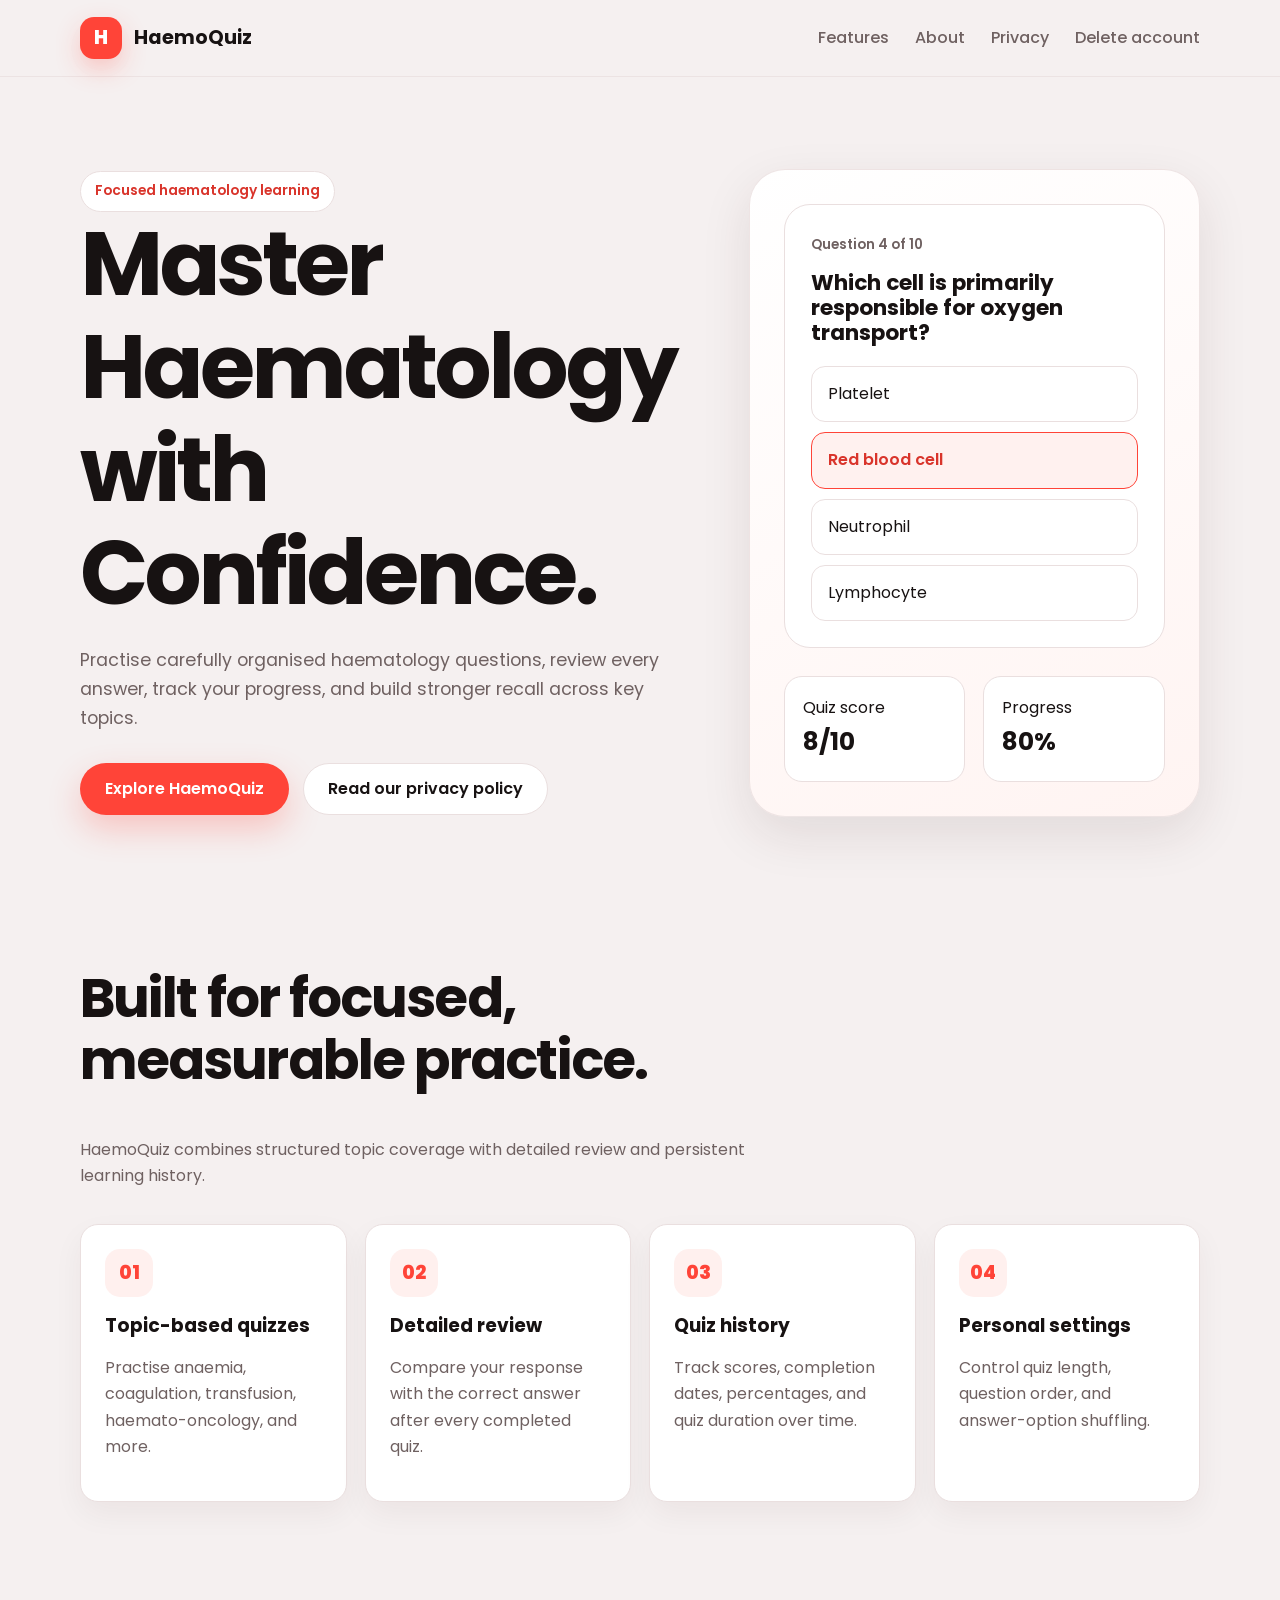
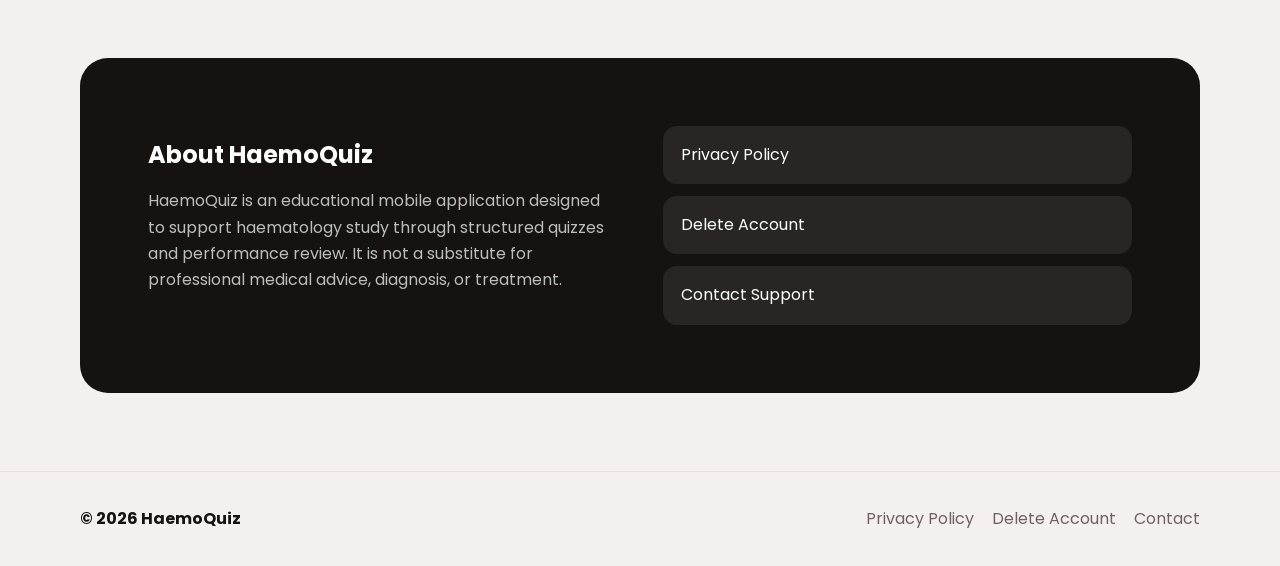
<file: index.html>
<!doctype html>
<html lang="en">
<head>
  <meta charset="utf-8">
  <meta name="viewport" content="width=device-width, initial-scale=1">
  <title>HaemoQuiz — Master Haematology with Confidence</title>
  <meta name="description" content="HaemoQuiz is a focused haematology learning app with topic-based quizzes, progress tracking, and detailed answer review.">
  <link rel="preconnect" href="https://fonts.googleapis.com">
  <link rel="preconnect" href="https://fonts.gstatic.com" crossorigin>
  <link href="https://fonts.googleapis.com/css2?family=Poppins:wght@400;500;600;700;800&display=swap" rel="stylesheet">
  <link rel="stylesheet" href="styles.css">
</head>
<body>
<header class="site-header">
  <div class="container nav">
    <a class="brand" href="index.html"><span class="brand-mark">H</span><span>HaemoQuiz</span></a>
    <nav class="nav-links" aria-label="Primary navigation">
      <a href="#features">Features</a><a href="#about">About</a><a href="privacy-policy.html">Privacy</a><a href="delete-account.html">Delete account</a>
    </nav>
  </div>
</header>
<main>
  <section class="hero">
    <div class="container hero-grid">
      <div>
        <span class="eyebrow">Focused haematology learning</span>
        <h1>Master Haematology with Confidence.</h1>
        <p>Practise carefully organised haematology questions, review every answer, track your progress, and build stronger recall across key topics.</p>
        <div class="hero-actions">
          <a class="button button-primary" href="#features">Explore HaemoQuiz</a>
          <a class="button button-secondary" href="privacy-policy.html">Read our privacy policy</a>
        </div>
      </div>
      <div class="hero-card" aria-label="HaemoQuiz preview">
        <div class="quiz-preview">
          <small>Question 4 of 10</small>
          <h3>Which cell is primarily responsible for oxygen transport?</h3>
          <div class="option">Platelet</div><div class="option active">Red blood cell</div><div class="option">Neutrophil</div><div class="option">Lymphocyte</div>
        </div>
        <div class="progress-row"><div class="metric"><span>Quiz score</span><strong>8/10</strong></div><div class="metric"><span>Progress</span><strong>80%</strong></div></div>
      </div>
    </div>
  </section>
  <section class="section" id="features">
    <div class="container">
      <div class="section-title"><h2>Built for focused, measurable practice.</h2><p>HaemoQuiz combines structured topic coverage with detailed review and persistent learning history.</p></div>
      <div class="feature-grid">
        <article class="feature-card"><div class="feature-icon">01</div><h3>Topic-based quizzes</h3><p>Practise anaemia, coagulation, transfusion, haemato-oncology, and more.</p></article>
        <article class="feature-card"><div class="feature-icon">02</div><h3>Detailed review</h3><p>Compare your response with the correct answer after every completed quiz.</p></article>
        <article class="feature-card"><div class="feature-icon">03</div><h3>Quiz history</h3><p>Track scores, completion dates, percentages, and quiz duration over time.</p></article>
        <article class="feature-card"><div class="feature-icon">04</div><h3>Personal settings</h3><p>Control quiz length, question order, and answer-option shuffling.</p></article>
      </div>
    </div>
  </section>
  <section class="section" id="about">
    <div class="container"><div class="about-panel"><div><h2>About HaemoQuiz</h2><p>HaemoQuiz is an educational mobile application designed to support haematology study through structured quizzes and performance review. It is not a substitute for professional medical advice, diagnosis, or treatment.</p></div><div class="link-list"><a href="privacy-policy.html">Privacy Policy</a><a href="delete-account.html">Delete Account</a><a href="mailto:support@haemoquiz.com">Contact Support</a></div></div></div>
  </section>
</main>
<footer class="site-footer"><div class="container footer-grid"><strong>© 2026 HaemoQuiz</strong><div class="footer-links"><a href="privacy-policy.html">Privacy Policy</a><a href="delete-account.html">Delete Account</a><a href="mailto:support@haemoquiz.com">Contact</a></div></div></footer>
</body>
</html>
</file>
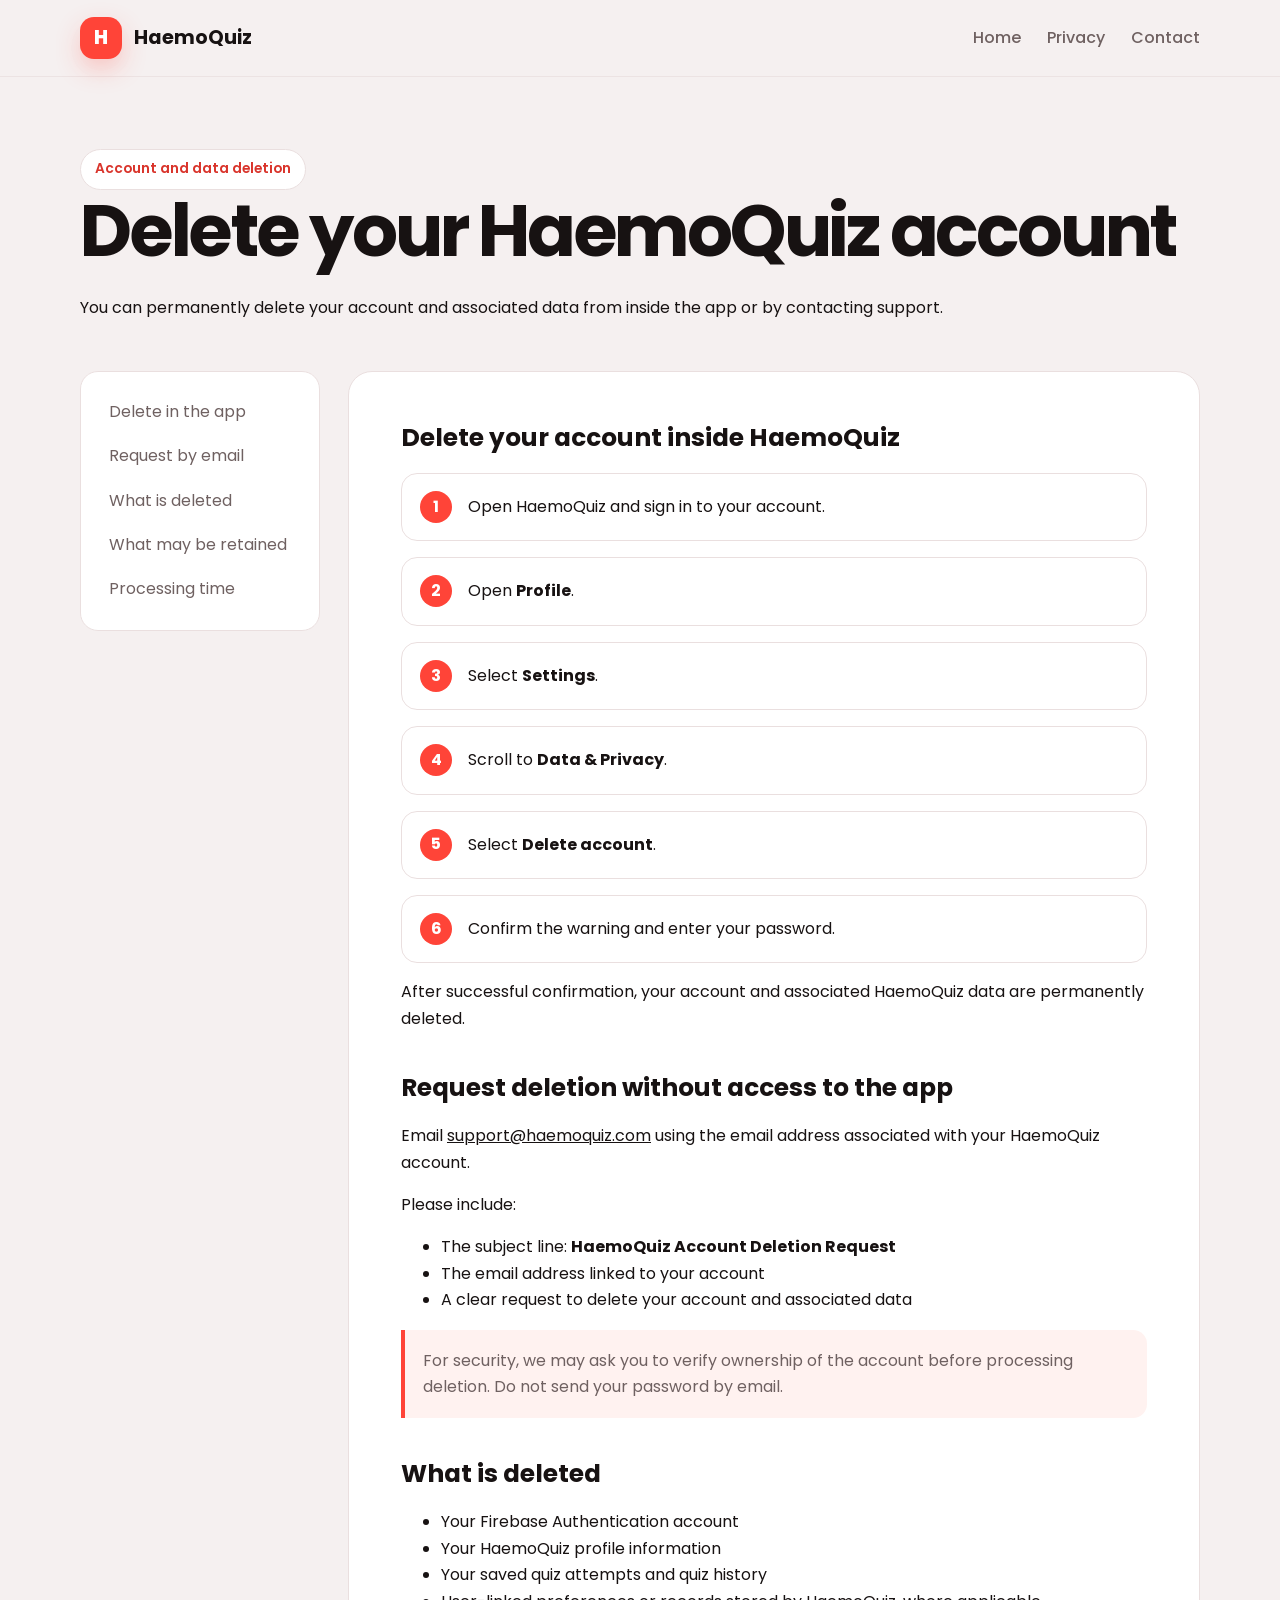
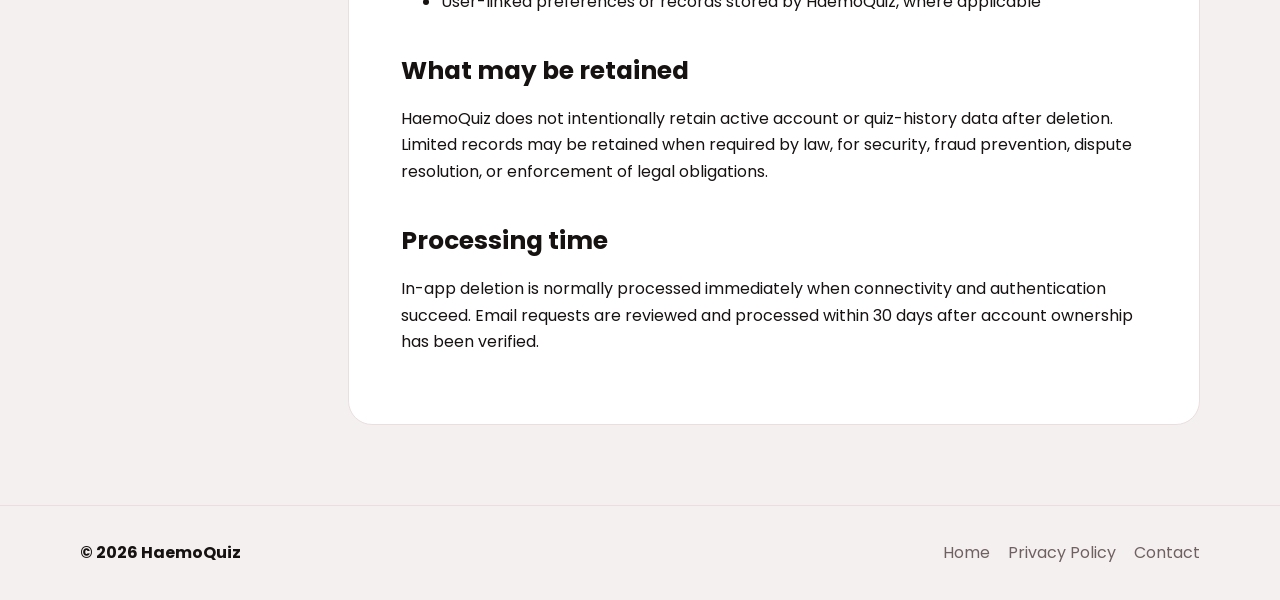
<file: delete-account.html>
<!doctype html>
<html lang="en">
<head>
  <meta charset="utf-8">
  <meta name="viewport" content="width=device-width, initial-scale=1">
  <title>Delete Your Account — HaemoQuiz</title>
  <meta name="description" content="Instructions for deleting a HaemoQuiz account and associated data.">
  <link rel="preconnect" href="https://fonts.googleapis.com">
  <link rel="preconnect" href="https://fonts.gstatic.com" crossorigin>
  <link href="https://fonts.googleapis.com/css2?family=Poppins:wght@400;500;600;700;800&display=swap" rel="stylesheet">
  <link rel="stylesheet" href="styles.css">
</head>
<body>
<header class="site-header"><div class="container nav"><a class="brand" href="index.html"><span class="brand-mark">H</span><span>HaemoQuiz</span></a><nav class="nav-links"><a href="index.html">Home</a><a href="privacy-policy.html">Privacy</a><a href="mailto:support@haemoquiz.com">Contact</a></nav></div></header>
<main>
  <section class="legal-hero"><div class="container"><span class="eyebrow">Account and data deletion</span><h1>Delete your HaemoQuiz account</h1><p>You can permanently delete your account and associated data from inside the app or by contacting support.</p></div></section>
  <div class="container legal-layout">
    <aside class="legal-nav"><a href="#in-app">Delete in the app</a><a href="#email">Request by email</a><a href="#deleted">What is deleted</a><a href="#retained">What may be retained</a><a href="#timing">Processing time</a></aside>
    <article class="legal-content">
      <section id="in-app"><h2>Delete your account inside HaemoQuiz</h2><ol class="steps"><li>Open HaemoQuiz and sign in to your account.</li><li>Open <strong>Profile</strong>.</li><li>Select <strong>Settings</strong>.</li><li>Scroll to <strong>Data &amp; Privacy</strong>.</li><li>Select <strong>Delete account</strong>.</li><li>Confirm the warning and enter your password.</li></ol><p>After successful confirmation, your account and associated HaemoQuiz data are permanently deleted.</p></section>
      <section id="email"><h2>Request deletion without access to the app</h2><p>Email <a href="mailto:support@haemoquiz.com?subject=HaemoQuiz%20Account%20Deletion%20Request">support@haemoquiz.com</a> using the email address associated with your HaemoQuiz account.</p><p>Please include:</p><ul><li>The subject line: <strong>HaemoQuiz Account Deletion Request</strong></li><li>The email address linked to your account</li><li>A clear request to delete your account and associated data</li></ul><div class="notice">For security, we may ask you to verify ownership of the account before processing deletion. Do not send your password by email.</div></section>
      <section id="deleted"><h2>What is deleted</h2><ul><li>Your Firebase Authentication account</li><li>Your HaemoQuiz profile information</li><li>Your saved quiz attempts and quiz history</li><li>User-linked preferences or records stored by HaemoQuiz, where applicable</li></ul></section>
      <section id="retained"><h2>What may be retained</h2><p>HaemoQuiz does not intentionally retain active account or quiz-history data after deletion. Limited records may be retained when required by law, for security, fraud prevention, dispute resolution, or enforcement of legal obligations.</p></section>
      <section id="timing"><h2>Processing time</h2><p>In-app deletion is normally processed immediately when connectivity and authentication succeed. Email requests are reviewed and processed within 30 days after account ownership has been verified.</p></section>
    </article>
  </div>
</main>
<footer class="site-footer"><div class="container footer-grid"><strong>© 2026 HaemoQuiz</strong><div class="footer-links"><a href="index.html">Home</a><a href="privacy-policy.html">Privacy Policy</a><a href="mailto:support@haemoquiz.com">Contact</a></div></div></footer>
</body>
</html>
</file>
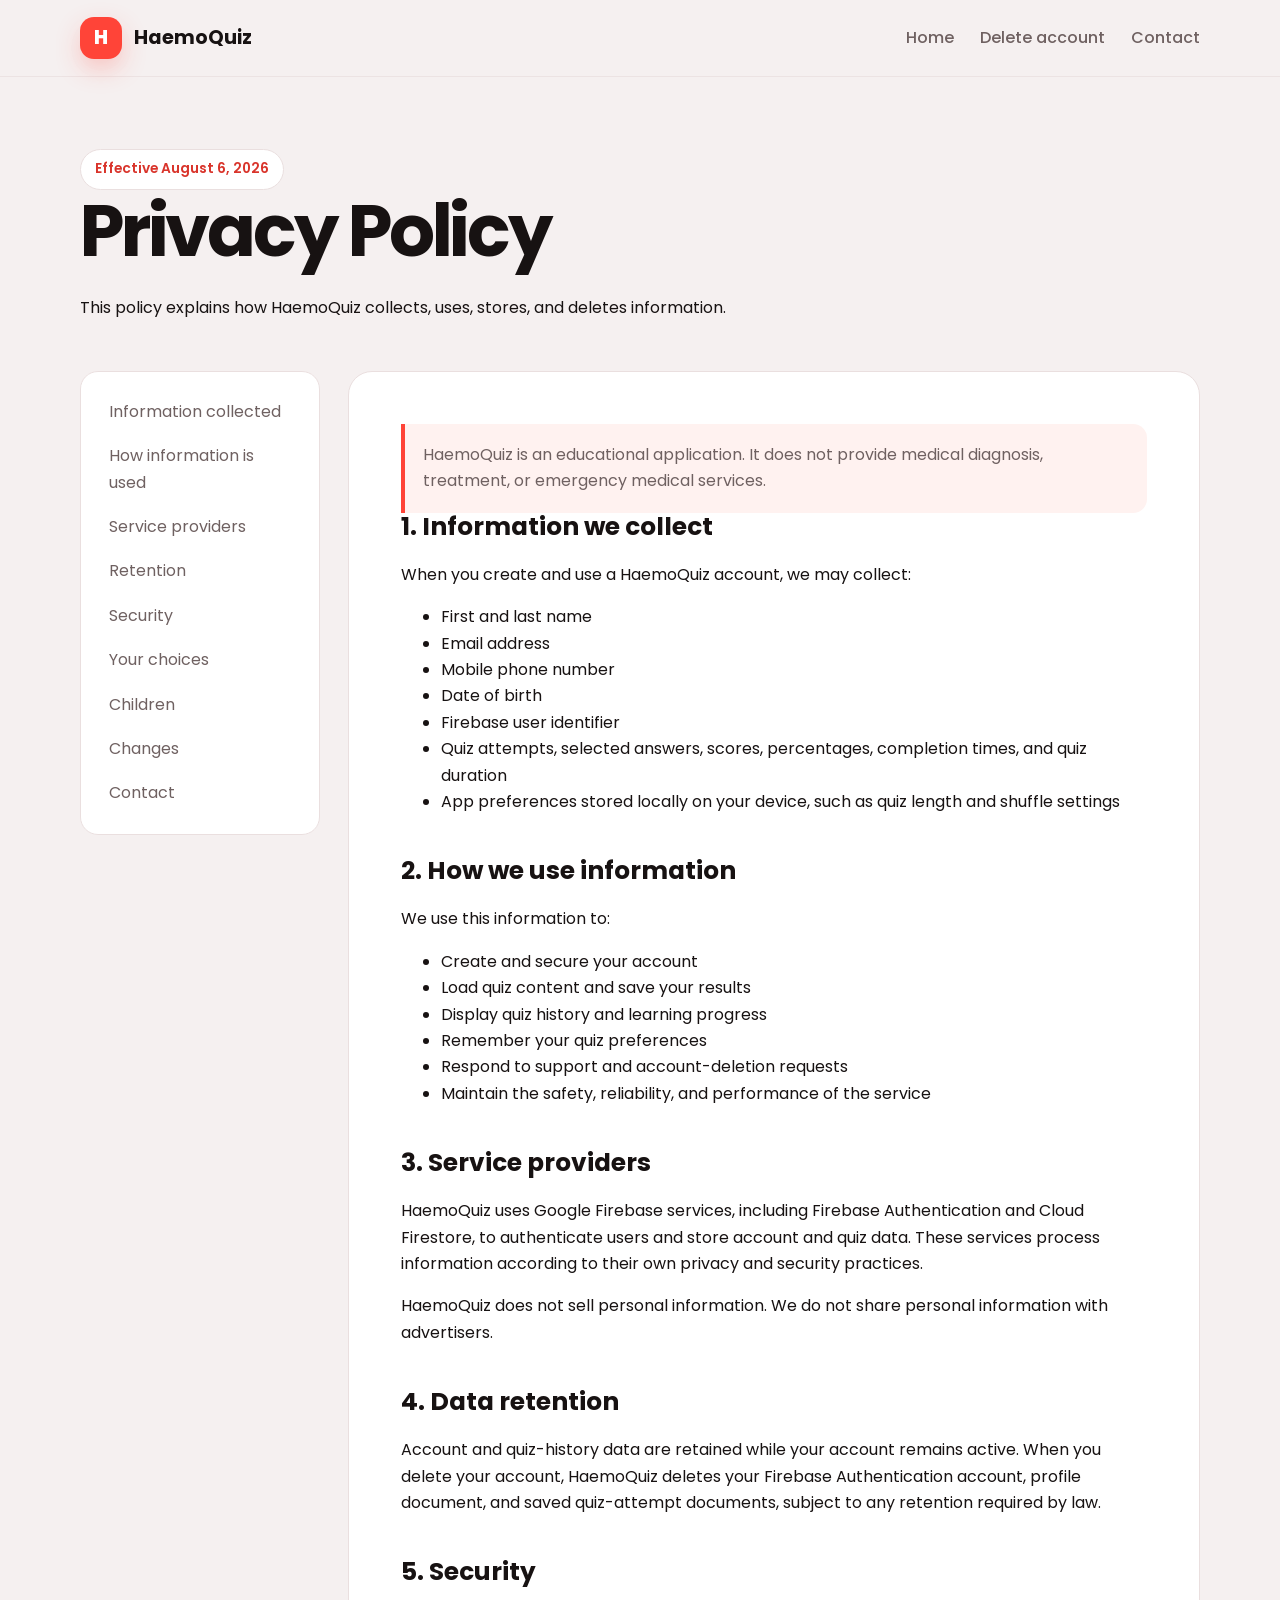
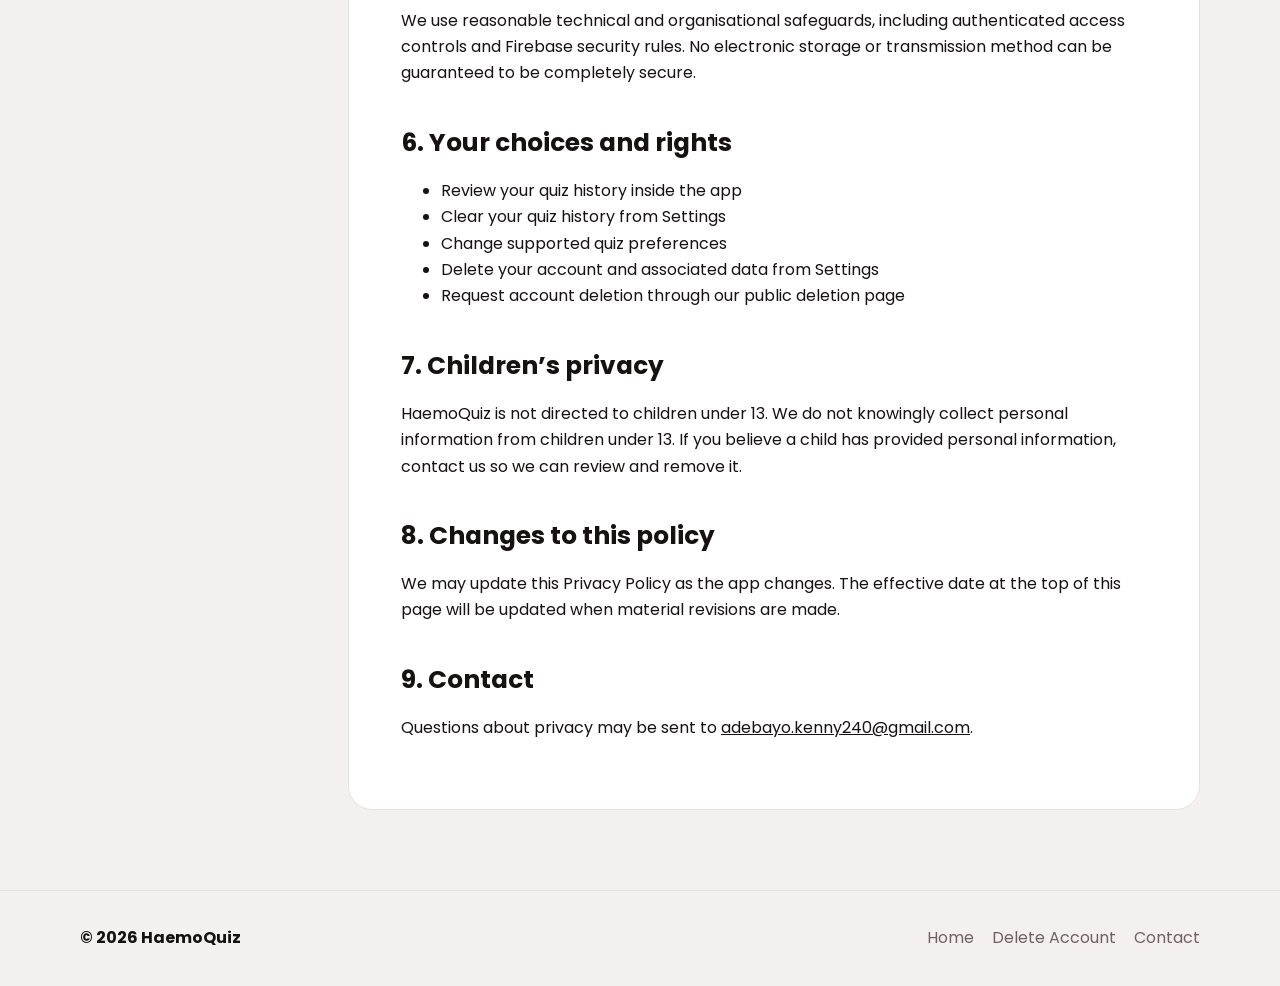
<file: privacy-policy.html>
<!doctype html>
<html lang="en">
<head>
  <meta charset="utf-8">
  <meta name="viewport" content="width=device-width, initial-scale=1">
  <title>Privacy Policy — HaemoQuiz</title>
  <meta name="description" content="Privacy Policy for the HaemoQuiz mobile application.">
  <link rel="preconnect" href="https://fonts.googleapis.com">
  <link rel="preconnect" href="https://fonts.gstatic.com" crossorigin>
  <link href="https://fonts.googleapis.com/css2?family=Poppins:wght@400;500;600;700;800&display=swap" rel="stylesheet">
  <link rel="stylesheet" href="styles.css">
</head>
<body>
<header class="site-header"><div class="container nav"><a class="brand" href="index.html"><span class="brand-mark">H</span><span>HaemoQuiz</span></a><nav class="nav-links"><a href="index.html">Home</a><a href="delete-account.html">Delete account</a><a href="mailto:support@haemoquiz.com">Contact</a></nav></div></header>
<main>
  <section class="legal-hero"><div class="container"><span class="eyebrow">Effective August 6, 2026</span><h1>Privacy Policy</h1><p>This policy explains how HaemoQuiz collects, uses, stores, and deletes information.</p></div></section>
  <div class="container legal-layout">
    <aside class="legal-nav"><a href="#information">Information collected</a><a href="#use">How information is used</a><a href="#services">Service providers</a><a href="#retention">Retention</a><a href="#security">Security</a><a href="#choices">Your choices</a><a href="#children">Children</a><a href="#changes">Changes</a><a href="#contact">Contact</a></aside>
    <article class="legal-content">
      <div class="notice">HaemoQuiz is an educational application. It does not provide medical diagnosis, treatment, or emergency medical services.</div>
      <section id="information"><h2>1. Information we collect</h2><p>When you create and use a HaemoQuiz account, we may collect:</p><ul><li>First and last name</li><li>Email address</li><li>Mobile phone number</li><li>Date of birth</li><li>Firebase user identifier</li><li>Quiz attempts, selected answers, scores, percentages, completion times, and quiz duration</li><li>App preferences stored locally on your device, such as quiz length and shuffle settings</li></ul></section>
      <section id="use"><h2>2. How we use information</h2><p>We use this information to:</p><ul><li>Create and secure your account</li><li>Load quiz content and save your results</li><li>Display quiz history and learning progress</li><li>Remember your quiz preferences</li><li>Respond to support and account-deletion requests</li><li>Maintain the safety, reliability, and performance of the service</li></ul></section>
      <section id="services"><h2>3. Service providers</h2><p>HaemoQuiz uses Google Firebase services, including Firebase Authentication and Cloud Firestore, to authenticate users and store account and quiz data. These services process information according to their own privacy and security practices.</p><p>HaemoQuiz does not sell personal information. We do not share personal information with advertisers.</p></section>
      <section id="retention"><h2>4. Data retention</h2><p>Account and quiz-history data are retained while your account remains active. When you delete your account, HaemoQuiz deletes your Firebase Authentication account, profile document, and saved quiz-attempt documents, subject to any retention required by law.</p></section>
      <section id="security"><h2>5. Security</h2><p>We use reasonable technical and organisational safeguards, including authenticated access controls and Firebase security rules. No electronic storage or transmission method can be guaranteed to be completely secure.</p></section>
      <section id="choices"><h2>6. Your choices and rights</h2><ul><li>Review your quiz history inside the app</li><li>Clear your quiz history from Settings</li><li>Change supported quiz preferences</li><li>Delete your account and associated data from Settings</li><li>Request account deletion through our public deletion page</li></ul></section>
      <section id="children"><h2>7. Children’s privacy</h2><p>HaemoQuiz is not directed to children under 13. We do not knowingly collect personal information from children under 13. If you believe a child has provided personal information, contact us so we can review and remove it.</p></section>
      <section id="changes"><h2>8. Changes to this policy</h2><p>We may update this Privacy Policy as the app changes. The effective date at the top of this page will be updated when material revisions are made.</p></section>
      <section id="contact"><h2>9. Contact</h2><p>Questions about privacy may be sent to <a href="mailto:adebayo.kenny240@gmail.com">adebayo.kenny240@gmail.com</a>.</p></section>
    </article>
  </div>
</main>
<footer class="site-footer"><div class="container footer-grid"><strong>© 2026 HaemoQuiz</strong><div class="footer-links"><a href="index.html">Home</a><a href="delete-account.html">Delete Account</a><a href="mailto:support@haemoquiz.com">Contact</a></div></div></footer>
</body>
</html>
</file>
<file: styles.css>
:root {
  --primary: #ff4438;
  --primary-dark: #d9342b;
  --background: #f5f0f0;
  --surface: #ffffff;
  --text: #171212;
  --muted: #6f6161;
  --border: #eadfdf;
  --shadow: 0 18px 50px rgba(54, 28, 28, 0.10);
  --radius-lg: 28px;
  --radius-md: 18px;
  --max-width: 1120px;
}

* { box-sizing: border-box; }
html { scroll-behavior: smooth; }
body {
  margin: 0;
  font-family: "Poppins", system-ui, -apple-system, BlinkMacSystemFont, "Segoe UI", sans-serif;
  background: var(--background);
  color: var(--text);
  line-height: 1.65;
}
a { color: inherit; }
.container { width: min(calc(100% - 40px), var(--max-width)); margin: 0 auto; }
.site-header {
  position: sticky;
  top: 0;
  z-index: 50;
  background: rgba(245, 240, 240, 0.92);
  backdrop-filter: blur(16px);
  border-bottom: 1px solid rgba(234, 223, 223, 0.75);
}
.nav { min-height: 76px; display: flex; align-items: center; justify-content: space-between; gap: 24px; }
.brand { display: inline-flex; align-items: center; gap: 12px; text-decoration: none; font-size: 1.2rem; font-weight: 700; }
.brand-mark {
  width: 42px;
  height: 42px;
  border-radius: 14px;
  display: grid;
  place-items: center;
  background: var(--primary);
  color: #fff;
  font-weight: 800;
  box-shadow: 0 10px 25px rgba(255, 68, 56, 0.25);
}
.nav-links { display: flex; align-items: center; gap: 26px; }
.nav-links a { text-decoration: none; color: var(--muted); font-weight: 500; }
.nav-links a:hover, .nav-links a:focus-visible { color: var(--primary); }
.hero { padding: 92px 0 72px; }
.hero-grid { display: grid; grid-template-columns: 1.15fr 0.85fr; gap: 58px; align-items: center; }
.eyebrow {
  display: inline-flex;
  align-items: center;
  gap: 8px;
  padding: 8px 14px;
  border-radius: 999px;
  background: #fff;
  color: var(--primary-dark);
  font-size: 0.86rem;
  font-weight: 600;
  border: 1px solid var(--border);
}
h1, h2, h3 { line-height: 1.15; margin-top: 0; }
h1 { margin-bottom: 22px; font-size: clamp(2.9rem, 7vw, 5.6rem); letter-spacing: -0.045em; }
.hero p { max-width: 660px; font-size: 1.1rem; color: var(--muted); }
.hero-actions { display: flex; flex-wrap: wrap; gap: 14px; margin-top: 30px; }
.button {
  display: inline-flex;
  align-items: center;
  justify-content: center;
  min-height: 52px;
  padding: 0 24px;
  border-radius: 999px;
  text-decoration: none;
  font-weight: 600;
  border: 1px solid transparent;
  transition: transform 160ms ease, box-shadow 160ms ease, background 160ms ease;
}
.button:hover { transform: translateY(-2px); }
.button-primary { background: var(--primary); color: #fff; box-shadow: 0 14px 32px rgba(255, 68, 56, 0.25); }
.button-primary:hover { background: var(--primary-dark); }
.button-secondary { background: #fff; border-color: var(--border); color: var(--text); }
.hero-card {
  min-height: 520px;
  border-radius: 36px;
  background: linear-gradient(155deg, #fff 0%, #fff4f2 100%);
  padding: 34px;
  box-shadow: var(--shadow);
  border: 1px solid rgba(234, 223, 223, 0.8);
  display: flex;
  flex-direction: column;
  justify-content: space-between;
}
.quiz-preview { background: #fff; border-radius: 26px; padding: 26px; border: 1px solid var(--border); }
.quiz-preview small { color: var(--muted); font-weight: 600; }
.quiz-preview h3 { margin: 14px 0 20px; font-size: 1.35rem; }
.option { padding: 14px 16px; margin-top: 10px; border-radius: 14px; border: 1px solid var(--border); background: #fff; }
.option.active { border-color: var(--primary); background: #fff1ef; color: var(--primary-dark); font-weight: 600; }
.progress-row { display: flex; justify-content: space-between; gap: 18px; margin-top: 28px; }
.metric { flex: 1; padding: 18px; border-radius: 18px; background: #fff; border: 1px solid var(--border); }
.metric strong { display: block; font-size: 1.55rem; }
.section { padding: 78px 0; }
.section-title { max-width: 720px; margin-bottom: 34px; }
.section-title h2 { font-size: clamp(2rem, 5vw, 3.4rem); letter-spacing: -0.035em; }
.section-title p { color: var(--muted); }
.feature-grid { display: grid; grid-template-columns: repeat(4, 1fr); gap: 18px; }
.feature-card, .content-card { background: var(--surface); border: 1px solid var(--border); border-radius: var(--radius-md); padding: 24px; box-shadow: 0 12px 30px rgba(54, 28, 28, 0.05); }
.feature-icon { width: 48px; height: 48px; border-radius: 15px; display: grid; place-items: center; margin-bottom: 18px; background: #fff0ee; color: var(--primary); font-weight: 800; font-size: 1.2rem; }
.feature-card p, .content-card p, .content-card li { color: var(--muted); }
.about-panel { background: var(--text); color: #fff; border-radius: var(--radius-lg); padding: clamp(34px, 7vw, 68px); display: grid; grid-template-columns: 1fr 1fr; gap: 46px; align-items: center; }
.about-panel p { color: rgba(255, 255, 255, 0.72); }
.link-list { display: grid; gap: 12px; }
.link-list a { padding: 16px 18px; border-radius: 14px; background: rgba(255,255,255,0.08); text-decoration: none; }
.link-list a:hover { background: rgba(255,255,255,0.14); }
.legal-hero { padding: 72px 0 34px; }
.legal-hero h1 { font-size: clamp(2.5rem, 6vw, 4.5rem); }
.legal-layout { display: grid; grid-template-columns: 240px 1fr; gap: 28px; align-items: start; padding-bottom: 80px; }
.legal-nav { position: sticky; top: 100px; background: #fff; border: 1px solid var(--border); border-radius: 18px; padding: 18px; }
.legal-nav a { display: block; padding: 9px 10px; color: var(--muted); text-decoration: none; border-radius: 10px; }
.legal-nav a:hover { background: #fff2f0; color: var(--primary-dark); }
.legal-content { background: #fff; border: 1px solid var(--border); border-radius: 24px; padding: clamp(26px, 5vw, 52px); }
.legal-content section + section { margin-top: 42px; }
.legal-content h2 { font-size: 1.55rem; }
.notice { padding: 18px; border-left: 4px solid var(--primary); background: #fff2f0; border-radius: 0 14px 14px 0; color: var(--muted); }
.steps { counter-reset: step; display: grid; gap: 16px; padding: 0; list-style: none; }
.steps li { counter-increment: step; position: relative; padding: 20px 20px 20px 66px; background: #fff; border: 1px solid var(--border); border-radius: 16px; }
.steps li::before { content: counter(step); position: absolute; left: 18px; top: 17px; width: 32px; height: 32px; border-radius: 50%; display: grid; place-items: center; background: var(--primary); color: #fff; font-weight: 700; }
.site-footer { padding: 34px 0; border-top: 1px solid var(--border); }
.footer-grid { display: flex; justify-content: space-between; gap: 24px; align-items: center; }
.footer-links { display: flex; gap: 18px; flex-wrap: wrap; }
.footer-links a { color: var(--muted); text-decoration: none; }
.footer-links a:hover { color: var(--primary); }
@media (max-width: 900px) {
  .hero-grid, .about-panel, .legal-layout { grid-template-columns: 1fr; }
  .feature-grid { grid-template-columns: repeat(2, 1fr); }
  .legal-nav { position: static; }
}
@media (max-width: 680px) {
  .nav-links { display: none; }
  .hero { padding-top: 60px; }
  .feature-grid { grid-template-columns: 1fr; }
  .hero-card { min-height: auto; }
  .progress-row { flex-direction: column; }
  .footer-grid { align-items: flex-start; flex-direction: column; }
}
</file>
